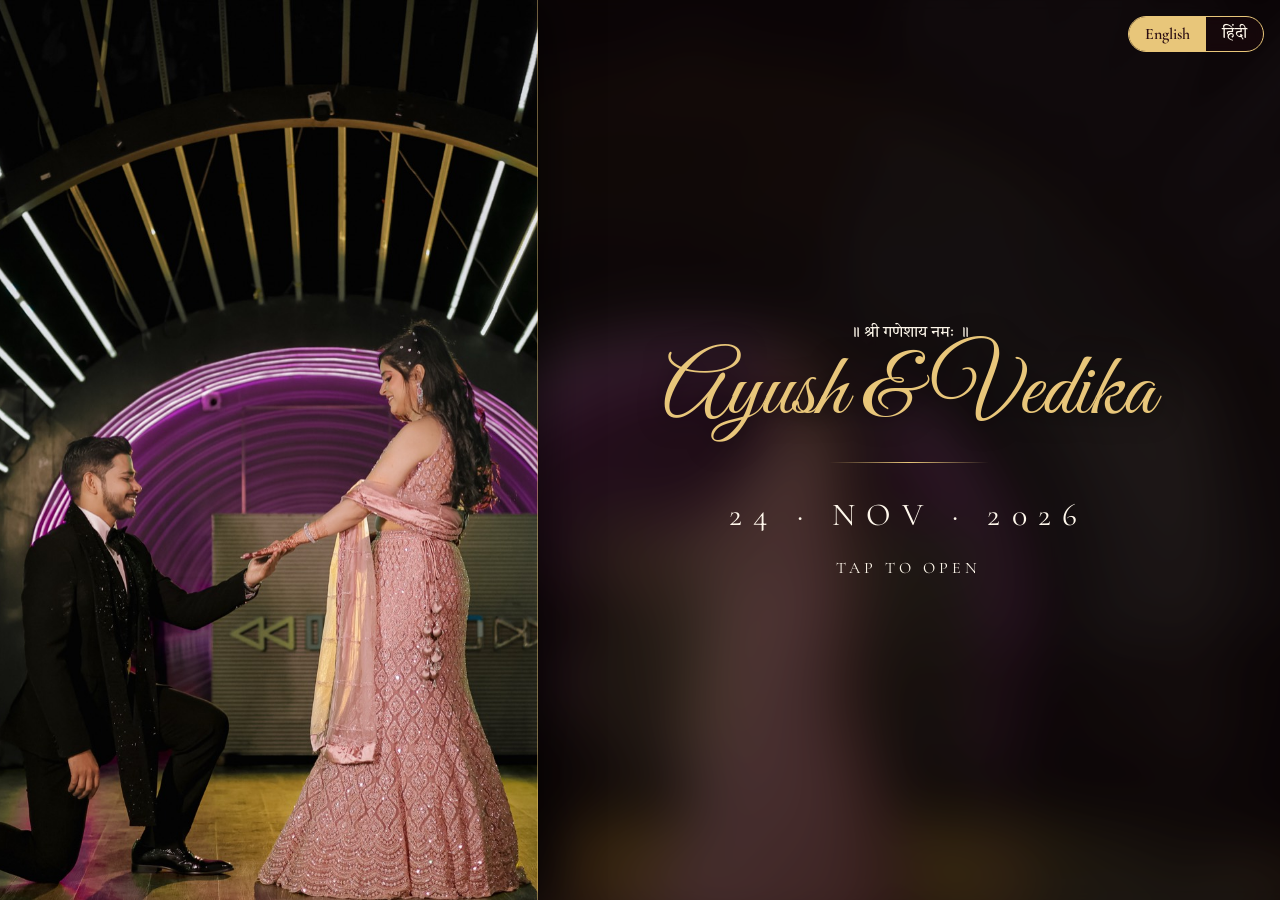
<file: index.html>
<!DOCTYPE html>
<html lang="en">
<head>
  <meta charset="UTF-8">
  <meta name="viewport" content="width=device-width, initial-scale=1.0">
  <title>Ayush &amp; Vedika · 24 Nov 2026</title>
  <meta name="description" content="Wedding invitation of Ayush & Vedika — 24 November 2026">
  <link rel="icon" href="images/favicon.svg" type="image/svg+xml">
  <!-- Link preview on WhatsApp / social apps -->
  <meta property="og:type" content="website">
  <meta property="og:url" content="https://ayushiiism.github.io/ayush_marriage_invitation/">
  <meta property="og:title" content="Ayush &amp; Vedika · 24 Nov 2026">
  <meta property="og:description" content="With joy, we invite you to celebrate our wedding. Tap to open the invitation.">
  <meta property="og:image" content="https://ayushiiism.github.io/ayush_marriage_invitation/images/og.jpg">
  <meta property="og:image:width" content="1200">
  <meta property="og:image:height" content="630">
  <meta name="twitter:card" content="summary_large_image">
  <link rel="preconnect" href="https://fonts.googleapis.com">
  <link rel="preconnect" href="https://fonts.gstatic.com" crossorigin>
  <link href="https://fonts.googleapis.com/css2?family=Cormorant+Garamond:wght@400;600&family=Great+Vibes&family=Tiro+Devanagari+Hindi&display=swap" rel="stylesheet">
  <link rel="stylesheet" href="css/style.css?v=202610302000">
</head>
<body data-view="home">
  <div class="backdrop"></div>
  <div class="photo-panel"></div>
  <!-- Background song (AAC, compressed for mobile data) -->
  <audio id="song" src="audio/song.m4a" loop preload="auto"></audio>
  <button id="music-toggle" class="music-toggle" type="button" hidden aria-label="Play music"></button>

  <!-- Home -->
  <section id="home" class="view">
    <div class="lang-switch" role="group" aria-label="Language">
      <button type="button" data-lang="en">English</button>
      <button type="button" data-lang="hi">हिंदी</button>
    </div>
    <div class="landing" id="open-invite" role="button" tabindex="0">
      <p class="blessing" lang="hi">॥ श्री गणेशाय नमः ॥</p>
      <h1 class="names script" data-t="names"></h1>
      <div class="divider"></div>
      <p class="date" data-t="date"></p>
      <p class="countdown" id="countdown"></p>
      <p class="tap-hint" data-t="tap"></p>
    </div>
  </section>

  <!-- Choose family -->
  <section id="families" class="view" hidden>
    <main class="page">
      <a class="back" href="#home" data-t="home"></a>
      <h1 class="script" data-t="functionsTitle"></h1>
      <div class="divider"></div>
      <p class="subtitle" data-t="chooseFamily"></p>
      <div class="choices">
        <a class="choice" href="#groom">
          <img class="choice-photo" src="images/groom-card.jpg" alt="Ayush" style="object-position: 50% 45%">
          <div class="label script" data-t="groomSide"></div>
          <div class="who" data-t="groomFamily"></div>
        </a>
        <a class="choice" href="#bride">
          <img class="choice-photo" src="images/bride-card.jpg" alt="Vedika">
          <div class="label script" data-t="brideSide"></div>
          <div class="who" data-t="brideFamily"></div>
        </a>
      </div>
      <a class="gallery-link" href="#gallery" data-t="galleryLink"></a>
    </main>
  </section>

  <!-- Groom's functions -->
  <section id="groom" class="view" hidden>
    <main class="page">
      <a class="back" href="#families" data-t="back"></a>
      <h1 class="script" data-t="groomSide"></h1>
      <div class="divider"></div>
      <p class="subtitle" data-t="groomFunctions"></p>
      <ul class="events" data-events="groom"></ul>
    </main>
  </section>

  <!-- Bride's functions -->
  <section id="bride" class="view" hidden>
    <main class="page">
      <a class="back" href="#families" data-t="back"></a>
      <h1 class="script" data-t="brideSide"></h1>
      <div class="divider"></div>
      <p class="subtitle" data-t="brideFunctions"></p>
      <ul class="events" data-events="bride"></ul>
    </main>
  </section>

  <!-- Engagement photos -->
  <section id="gallery" class="view" hidden>
    <main class="page">
      <a class="back" href="#families" data-t="back"></a>
      <h1 class="script" data-t="galleryTitle"></h1>
      <div class="divider"></div>
      <p class="subtitle" data-t="gallerySub"></p>
      <div class="gallery"></div>
    </main>
  </section>

  <div class="lightbox" id="lightbox" hidden role="dialog" aria-modal="true">
    <button type="button" class="lb-close" aria-label="Close">×</button>
    <button type="button" class="lb-prev" aria-label="Previous photo">‹</button>
    <img alt="">
    <button type="button" class="lb-next" aria-label="Next photo">›</button>
  </div>

  <script src="js/app.js?v=202610302000"></script>
</body>
</html>
</file>
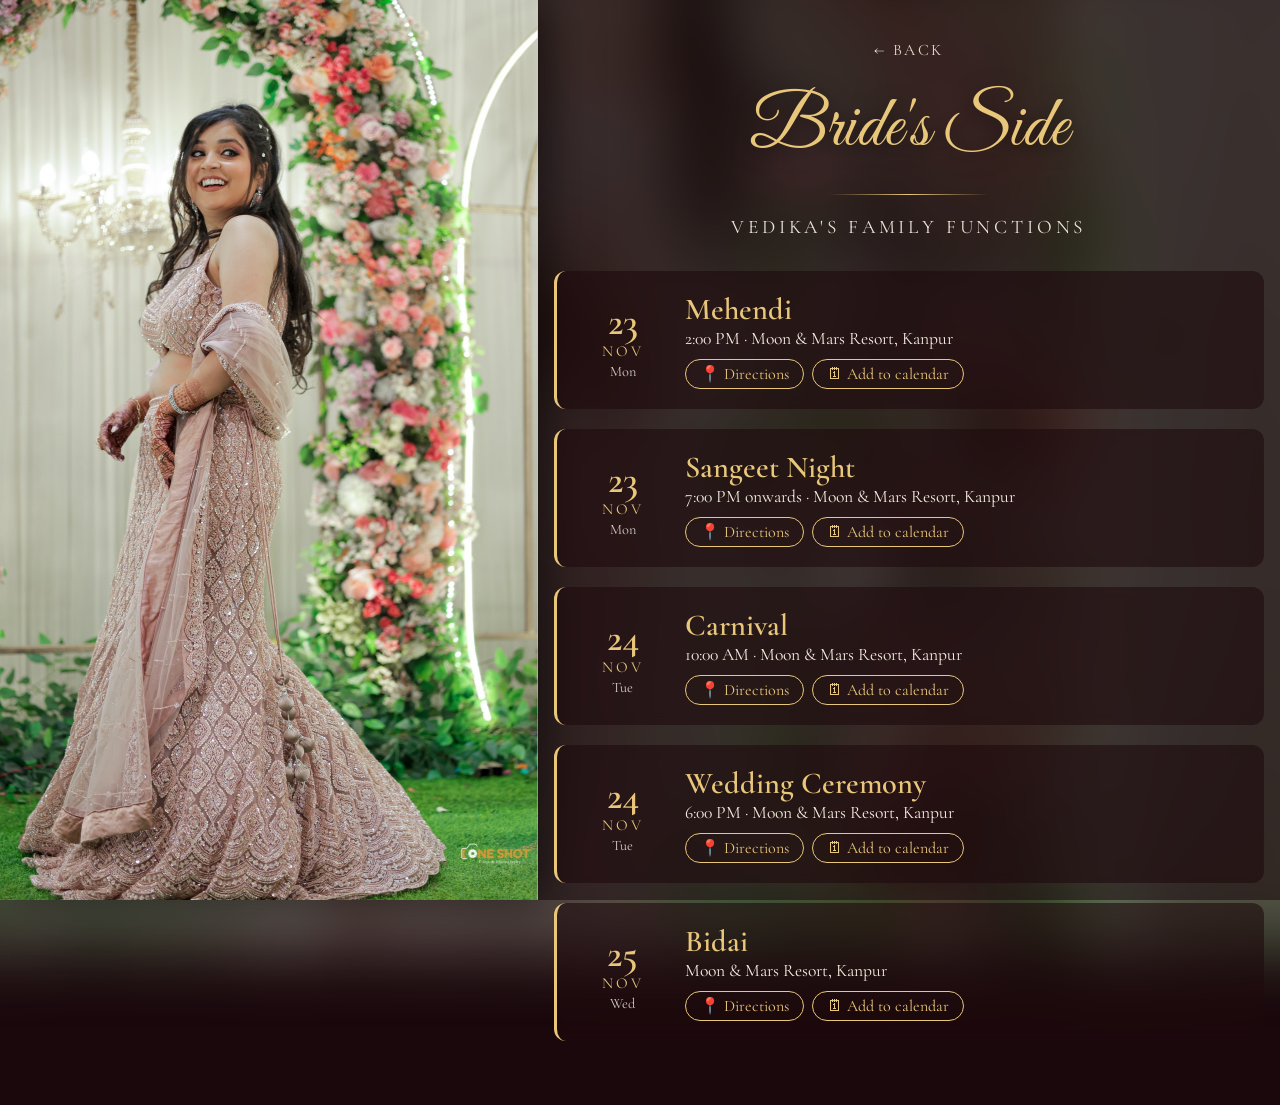
<file: bride.html>
<!DOCTYPE html>
<html lang="en">
<head>
  <meta charset="UTF-8">
  <meta http-equiv="refresh" content="0; url=index.html#bride">
  <title>Ayush &amp; Vedika · 24 Nov 2026</title>
  <link rel="icon" href="images/favicon.svg" type="image/svg+xml">
  <meta property="og:type" content="website">
  <meta property="og:url" content="https://ayushiiism.github.io/ayush_marriage_invitation/bride.html">
  <meta property="og:title" content="Ayush &amp; Vedika · 24 Nov 2026">
  <meta property="og:description" content="Bride&#39;s side functions · Vedika&#39;s family — you're invited!">
  <meta property="og:image" content="https://ayushiiism.github.io/ayush_marriage_invitation/images/og.jpg">
  <meta property="og:image:width" content="1200">
  <meta property="og:image:height" content="630">
  <meta name="twitter:card" content="summary_large_image">
</head>
<body>
  <a href="index.html#bride">Continue to the invitation</a>
</body>
</html>
</file>
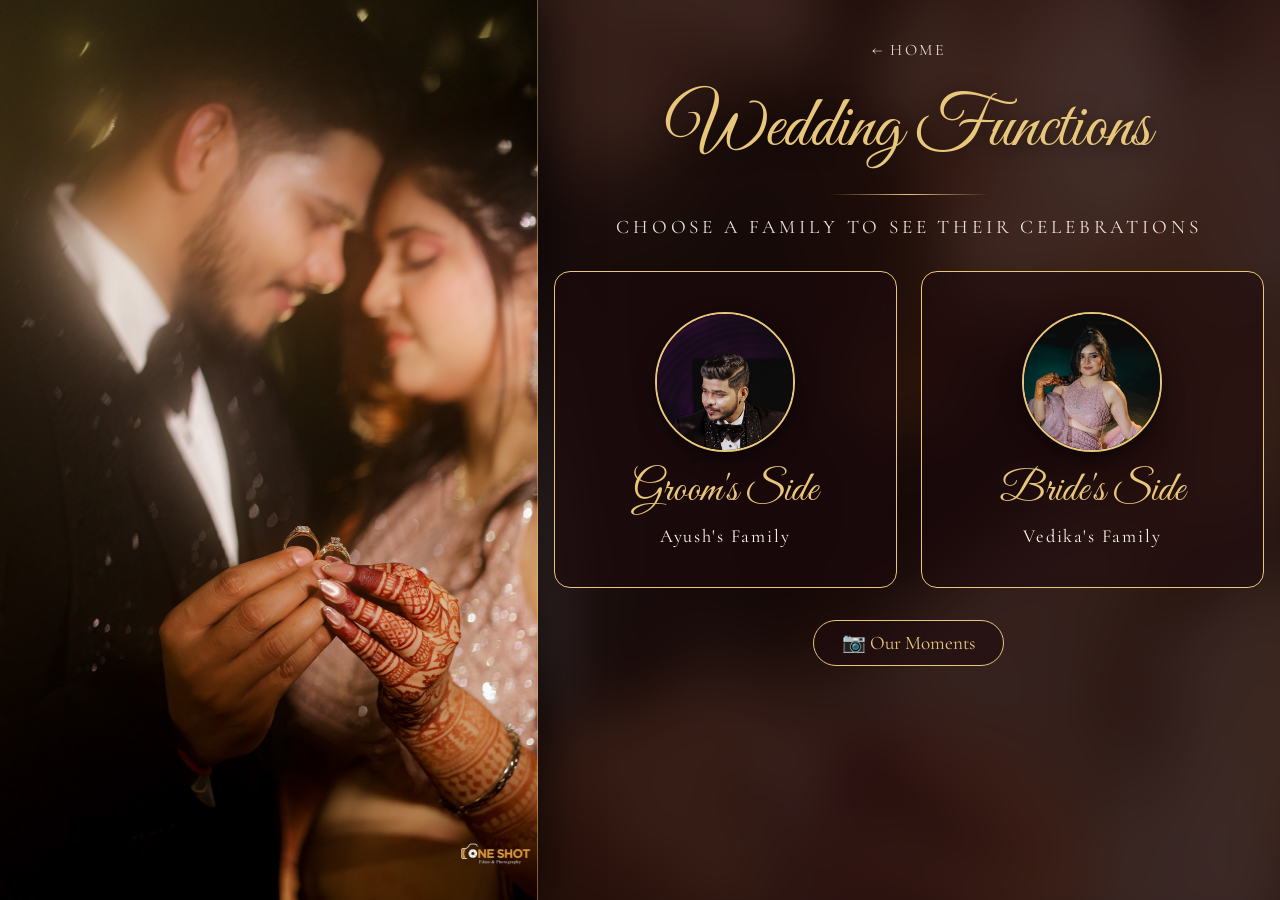
<file: families.html>
<!DOCTYPE html>
<html lang="en">
<head>
  <meta charset="UTF-8">
  <meta http-equiv="refresh" content="0; url=index.html#families">
  <title>Ayush &amp; Vedika · 24 Nov 2026</title>
  <link rel="icon" href="images/favicon.svg" type="image/svg+xml">
  <meta property="og:type" content="website">
  <meta property="og:url" content="https://ayushiiism.github.io/ayush_marriage_invitation/families.html">
  <meta property="og:title" content="Ayush &amp; Vedika · 24 Nov 2026">
  <meta property="og:description" content="Wedding functions of Ayush & Vedika — you're invited!">
  <meta property="og:image" content="https://ayushiiism.github.io/ayush_marriage_invitation/images/og.jpg">
  <meta property="og:image:width" content="1200">
  <meta property="og:image:height" content="630">
  <meta name="twitter:card" content="summary_large_image">
</head>
<body>
  <a href="index.html#families">Continue to the invitation</a>
</body>
</html>
</file>
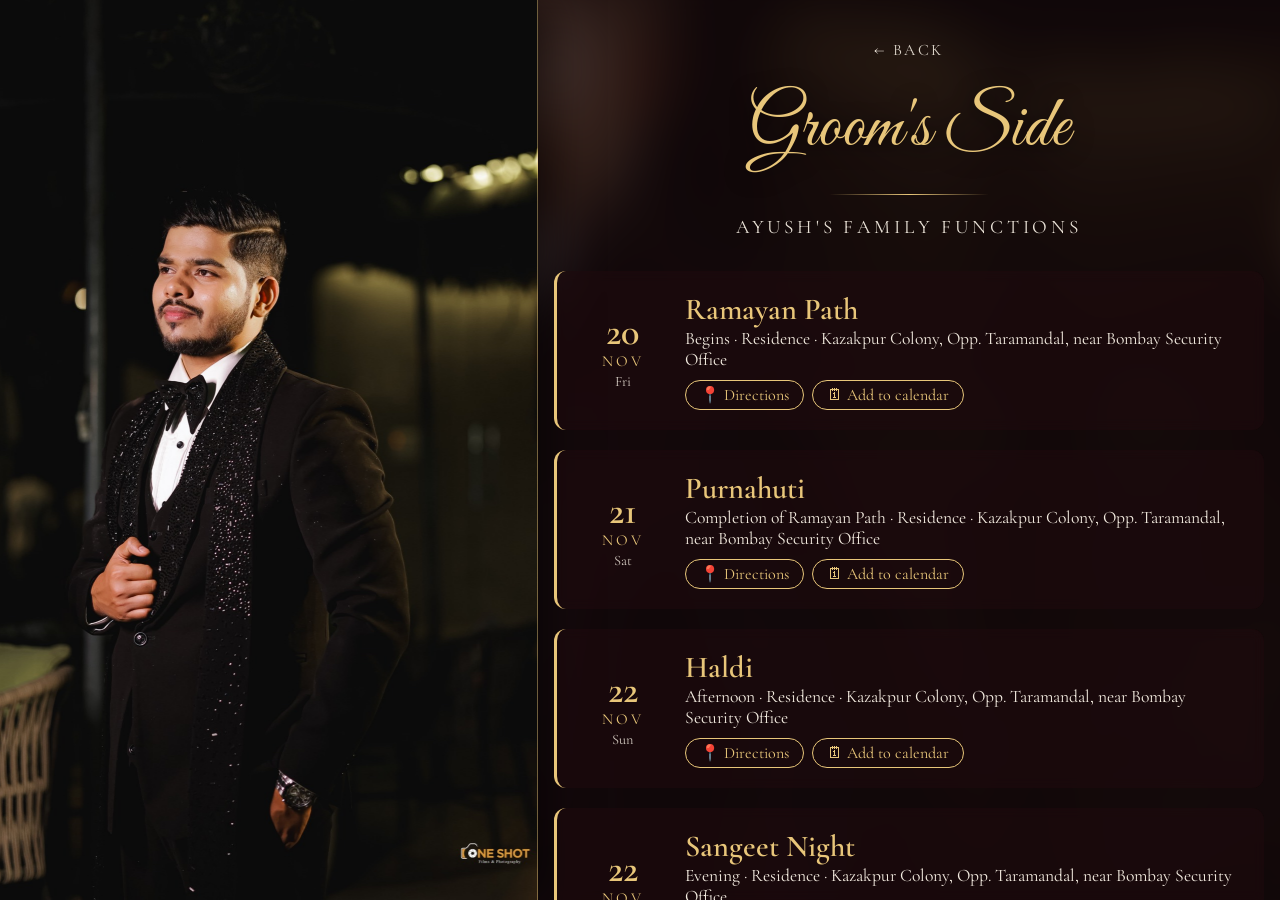
<file: groom.html>
<!DOCTYPE html>
<html lang="en">
<head>
  <meta charset="UTF-8">
  <meta http-equiv="refresh" content="0; url=index.html#groom">
  <title>Ayush &amp; Vedika · 24 Nov 2026</title>
  <link rel="icon" href="images/favicon.svg" type="image/svg+xml">
  <meta property="og:type" content="website">
  <meta property="og:url" content="https://ayushiiism.github.io/ayush_marriage_invitation/groom.html">
  <meta property="og:title" content="Ayush &amp; Vedika · 24 Nov 2026">
  <meta property="og:description" content="Groom&#39;s side functions · Ayush&#39;s family — you're invited!">
  <meta property="og:image" content="https://ayushiiism.github.io/ayush_marriage_invitation/images/og.jpg">
  <meta property="og:image:width" content="1200">
  <meta property="og:image:height" content="630">
  <meta name="twitter:card" content="summary_large_image">
</head>
<body>
  <a href="index.html#groom">Continue to the invitation</a>
</body>
</html>
</file>
<file: css/style.css>
/* ===== Theme ===== */
:root {
  --gold: #e8c67a;
  --gold-deep: #b8893a;
  --cream: #fff8ec;
  --maroon: #7a1f2b;
  --overlay: rgba(25, 8, 12, 0.55);
  --bg-image: url("../images/home-wide.jpg");
}

* { box-sizing: border-box; margin: 0; padding: 0; }

html { background: #1a080c; }

body {
  font-family: "Cormorant Garamond", "Tiro Devanagari Hindi", Georgia, serif;
  color: var(--cream);
  min-height: 100vh;
}

/* Each view has its own photo (body[data-view] is set in js/app.js) */
body[data-view="home"]     { --bg-image: url("../images/home-wide.jpg");  --panel-pos: center; }
body[data-view="families"] { --bg-image: url("../images/families.jpg");   --panel-pos: center 35%; }
body[data-view="groom"]    { --bg-image: url("../images/groom-bg.jpg");   --panel-pos: center 30%; }
body[data-view="bride"]    { --bg-image: url("../images/bride-bg.jpg");   --panel-pos: center 25%; }
body[data-view="gallery"]  { --bg-image: url("../images/gallery/8.jpg");  --panel-pos: center 30%; }

/* Full-screen photo behind everything (a fixed layer — works on iPhone, unlike background-attachment: fixed) */
.backdrop {
  position: fixed;
  inset: 0;
  z-index: -2;
  background: var(--bg-image) var(--bg-pos, center) / cover no-repeat;
}
.photo-panel { display: none; }

/* Dark overlay so text stays readable over any photo */
body::before {
  content: "";
  position: fixed;
  inset: 0;
  background: var(--overlay);
  z-index: -1;
}

/* Phones / portrait: tall photo for home, faces kept clear below the text */
@media (max-aspect-ratio: 1/1) {
  body[data-view="home"] { --bg-image: url("../images/home-tall.jpg"); }
}
body[data-view="home"] { --bg-pos: center top; }
body[data-view="home"]::before {
  background: linear-gradient(to bottom, rgba(25, 8, 12, 0.8) 0%, rgba(25, 8, 12, 0.45) 45%, rgba(25, 8, 12, 0.1) 100%);
}

a { color: inherit; text-decoration: none; }

.script { font-family: "Great Vibes", "Tiro Devanagari Hindi", cursive; font-weight: 400; }

[hidden] { display: none !important; }

/* Hindi: Devanagari has no script face, so use the Hindi serif and tone down the spacing */
:lang(hi) .script { font-family: "Tiro Devanagari Hindi", serif; }
:lang(hi) .landing .blessing {
  font-family: "Tiro Devanagari Hindi", serif;
  font-size: clamp(1rem, 3.5vw, 1.25rem);
  color: var(--gold);
  margin-bottom: 14px;
  opacity: 0.95;
  animation: fadeUp 1.4s ease both;
}

.landing .names { font-size: clamp(2.8rem, 10vw, 6rem); line-height: 1.4; }
:lang(hi) .page h1 { font-size: clamp(2.2rem, 7vw, 3.5rem); line-height: 1.4; }
:lang(hi) .choice .label { font-size: 2.1rem; }
:lang(hi) .date, :lang(hi) .tap-hint, :lang(hi) .subtitle, :lang(hi) .back, :lang(hi) .choice .who { letter-spacing: 0; }
:lang(hi) .event .when .month { letter-spacing: 0; font-size: 0.85rem; }

/* ===== Language switch (home page only) ===== */
.lang-switch {
  position: absolute;
  top: 16px;
  right: 16px;
  display: flex;
  border: 1px solid var(--gold);
  border-radius: 999px;
  overflow: hidden;
  background: rgba(30, 10, 14, 0.55);
  backdrop-filter: blur(6px);
  -webkit-backdrop-filter: blur(6px);
  z-index: 2;
}
.lang-switch button {
  font: inherit;
  font-size: 1rem;
  padding: 6px 16px;
  border: 0;
  color: var(--cream);
  background: transparent;
  cursor: pointer;
}
.lang-switch button[aria-pressed="true"] {
  background: var(--gold);
  color: #2a0d12;
  font-weight: 600;
}

/* ===== Music button ===== */
.music-toggle {
  position: fixed;
  right: 16px;
  bottom: 16px;
  width: 54px;
  height: 54px;
  display: grid;
  place-items: center;
  border-radius: 50%;
  border: 2px solid var(--cream);
  background: var(--gold);
  color: #2a0d12;
  cursor: pointer;
  z-index: 10;
  box-shadow: 0 6px 20px rgba(0, 0, 0, 0.5);
}
.music-toggle svg { width: 26px; height: 26px; }
.music-toggle.playing { animation: ring 2s ease-out infinite; }

@keyframes ring {
  0%   { box-shadow: 0 0 0 0 rgba(232, 198, 122, 0.7), 0 6px 20px rgba(0, 0, 0, 0.5); }
  100% { box-shadow: 0 0 0 16px rgba(232, 198, 122, 0), 0 6px 20px rgba(0, 0, 0, 0.5); }
}

/* ===== Landing page ===== */
#home { position: relative; }
.landing {
  min-height: 100vh;
  display: flex;
  flex-direction: column;
  align-items: center;
  justify-content: flex-start;
  text-align: center;
  padding: max(72px, 10vh) 16px 24px;
  cursor: pointer;
}

.landing .names {
  font-size: clamp(3rem, min(13vw, 15vh), 8rem);
  color: var(--gold);
  line-height: 1.1;
  text-shadow: 0 4px 24px rgba(0, 0, 0, 0.6);
  animation: fadeUp 1.4s ease both;
}

.landing .date {
  margin-top: 12px;
  font-size: clamp(1.3rem, 4.5vw, 2rem);
  letter-spacing: 0.35em;
  text-transform: uppercase;
  animation: fadeUp 1.4s 0.4s ease both;
}

.landing .countdown {
  margin-top: 10px;
  font-size: clamp(1.1rem, 3.5vw, 1.4rem);
  font-style: italic;
  color: var(--gold);
  animation: fadeUp 1.4s 0.6s ease both;
}
.landing .countdown:empty { display: none; }

.divider {
  width: 160px;
  height: 1px;
  margin: 20px auto;
  background: linear-gradient(90deg, transparent, var(--gold), transparent);
}

.tap-hint {
  margin-top: 24px;
  font-size: 1rem;
  letter-spacing: 0.25em;
  text-transform: uppercase;
  opacity: 0.85;
  animation: pulse 2s ease-in-out infinite, fadeUp 1.4s 0.8s ease both;
}

/* ===== Shared page layout ===== */
.page {
  max-width: 900px;
  margin: 0 auto;
  padding: 40px 16px 64px;
  text-align: center;
}

.page h1 {
  font-size: clamp(2.8rem, 9vw, 4.5rem);
  color: var(--gold);
  text-shadow: 0 4px 20px rgba(0, 0, 0, 0.6);
}

.page .subtitle {
  font-size: 1.2rem;
  letter-spacing: 0.2em;
  text-transform: uppercase;
  opacity: 0.9;
}

.back {
  display: inline-block;
  margin-bottom: 24px;
  font-size: 1rem;
  letter-spacing: 0.15em;
  text-transform: uppercase;
  opacity: 0.85;
}
.back:hover { color: var(--gold); }

/* ===== Family choice cards ===== */
.choices {
  display: grid;
  grid-template-columns: repeat(auto-fit, minmax(240px, 1fr));
  gap: 24px;
  margin-top: 32px;
}

.choice {
  display: block;
  padding: 40px 24px;
  border: 1px solid var(--gold);
  border-radius: 16px;
  background: rgba(30, 10, 14, 0.55);
  backdrop-filter: blur(6px);
  -webkit-backdrop-filter: blur(6px);
  transition: transform 0.3s ease, box-shadow 0.3s ease, background 0.3s ease;
}

.choice:hover,
.choice:focus-visible {
  transform: translateY(-6px);
  background: rgba(122, 31, 43, 0.6);
  box-shadow: 0 12px 32px rgba(0, 0, 0, 0.45), 0 0 0 1px var(--gold);
  outline: none;
}

.choice-photo {
  width: 140px;
  height: 140px;
  border-radius: 50%;
  object-fit: cover;
  object-position: 50% 18%;
  border: 2px solid var(--gold);
  box-shadow: 0 6px 20px rgba(0, 0, 0, 0.5);
}
.choice .label { font-size: 2.6rem; color: var(--gold); margin: 8px 0; }
.choice .who { font-size: 1.15rem; letter-spacing: 0.1em; }

/* ===== Function list ===== */
.events {
  list-style: none;
  margin-top: 32px;
  display: grid;
  gap: 20px;
  text-align: left;
}

.event {
  display: flex;
  gap: 20px;
  align-items: center;
  padding: 20px 24px;
  border-left: 3px solid var(--gold);
  border-radius: 12px;
  background: rgba(30, 10, 14, 0.6);
  backdrop-filter: blur(6px);
  -webkit-backdrop-filter: blur(6px);
}

.event .when {
  flex: 0 0 84px;
  text-align: center;
  color: var(--gold);
  line-height: 1.1;
}
.event .when .day { font-size: 2.4rem; font-weight: 600; }
.event .when .month { font-size: 0.95rem; letter-spacing: 0.2em; text-transform: uppercase; }
.event .when .weekday { font-size: 0.9rem; margin-top: 4px; color: var(--cream); opacity: 0.8; }

.event .actions { display: flex; flex-wrap: wrap; gap: 8px; margin-top: 10px; }
.event .directions {
  display: inline-block;
  font-family: inherit;
  background: transparent;
  cursor: pointer;
  padding: 4px 14px;
  font-size: 1rem;
  border: 1px solid var(--gold);
  border-radius: 999px;
  color: var(--gold);
}
.event .directions:hover, .event .directions:focus-visible { background: var(--gold); color: #2a0d12; }

.event h2 { font-size: 1.9rem; color: var(--gold); font-weight: 600; }
.event p { font-size: 1.1rem; opacity: 0.95; overflow-wrap: anywhere; }

/* ===== Gallery ===== */
.gallery-link {
  display: inline-block;
  margin-top: 32px;
  padding: 10px 28px;
  font-size: 1.2rem;
  border: 1px solid var(--gold);
  border-radius: 999px;
  color: var(--gold);
  background: rgba(30, 10, 14, 0.55);
}
.gallery-link:hover, .gallery-link:focus-visible { background: var(--gold); color: #2a0d12; }

.gallery {
  display: grid;
  grid-template-columns: repeat(auto-fill, minmax(150px, 1fr));
  gap: 10px;
  margin-top: 32px;
}
.gallery-item {
  aspect-ratio: 3 / 4;
  padding: 0;
  border: 1px solid rgba(232, 198, 122, 0.5);
  border-radius: 10px;
  overflow: hidden;
  background: rgba(30, 10, 14, 0.6);
  cursor: zoom-in;
}
.gallery-item img { width: 100%; height: 100%; object-fit: cover; display: block; transition: transform 0.4s ease; }
.gallery-item:hover img { transform: scale(1.05); }

.lightbox {
  position: fixed;
  inset: 0;
  z-index: 20;
  display: grid;
  place-items: center;
  background: rgba(10, 3, 5, 0.94);
}
.lightbox img { max-width: 94vw; max-height: 88vh; border-radius: 8px; box-shadow: 0 10px 40px rgba(0, 0, 0, 0.6); }
.lightbox button {
  position: absolute;
  border: 0;
  background: rgba(30, 10, 14, 0.6);
  color: var(--gold);
  font-size: 2.4rem;
  line-height: 1;
  width: 52px;
  height: 52px;
  border-radius: 50%;
  cursor: pointer;
}
.lb-close { top: 16px; right: 16px; }
.lb-prev { left: 12px; top: 50%; transform: translateY(-50%); }
.lb-next { right: 12px; top: 50%; transform: translateY(-50%); }

/* ===== Animations ===== */
@keyframes fadeUp {
  from { opacity: 0; transform: translateY(20px); }
  to   { opacity: 1; transform: translateY(0); }
}
@keyframes pulse {
  0%, 100% { opacity: 0.5; }
  50%      { opacity: 1; }
}

/* Short, wide screens (small laptops): compact the home text so it clears the couple */
@media (max-width: 899px) and (min-aspect-ratio: 1/1) and (max-height: 680px) {
  .landing { padding-top: 32px; }
  .landing .names { font-size: clamp(3rem, 12vh, 8rem); }
  .divider { margin: 10px auto; }
  .landing .date { margin-top: 0; }
  .landing .countdown { margin-top: 4px; }
  .tap-hint { margin-top: 10px; }
}

@media (max-width: 520px) {
  .page .subtitle { font-size: 1rem; letter-spacing: 0.12em; }
  .event { flex-direction: column; align-items: flex-start; gap: 8px; }
  .event .when { flex: none; text-align: left; display: flex; gap: 8px; align-items: baseline; }
  .event .when .day { font-size: 1.8rem; }
  .event .when .weekday { margin-top: 0; }
}

@media (prefers-reduced-motion: reduce) {
  * { animation: none !important; transition: none !important; }
}

/* Laptops / wide screens: show the photo uncropped-ish in a side panel,
   with a soft blurred copy filling the rest */
@media (min-width: 900px) and (min-aspect-ratio: 1/1) {
  .backdrop { filter: blur(28px) brightness(0.5); transform: scale(1.12); }
  .photo-panel {
    display: block;
    position: fixed;
    top: 0;
    bottom: 0;
    left: 0;
    width: 42vw;
    background: var(--bg-image) var(--panel-pos) / cover no-repeat;
    border-right: 1px solid rgba(232, 198, 122, 0.45);
    box-shadow: 10px 0 40px rgba(0, 0, 0, 0.5);
  }
  .view { margin-left: 42vw; }
  body[data-view="home"]::before { background: rgba(25, 8, 12, 0.35); }
  .landing { justify-content: center; padding: 24px 32px; }
  .landing .names { font-size: clamp(3rem, min(7vw, 15vh), 7rem); }
}
</file>
